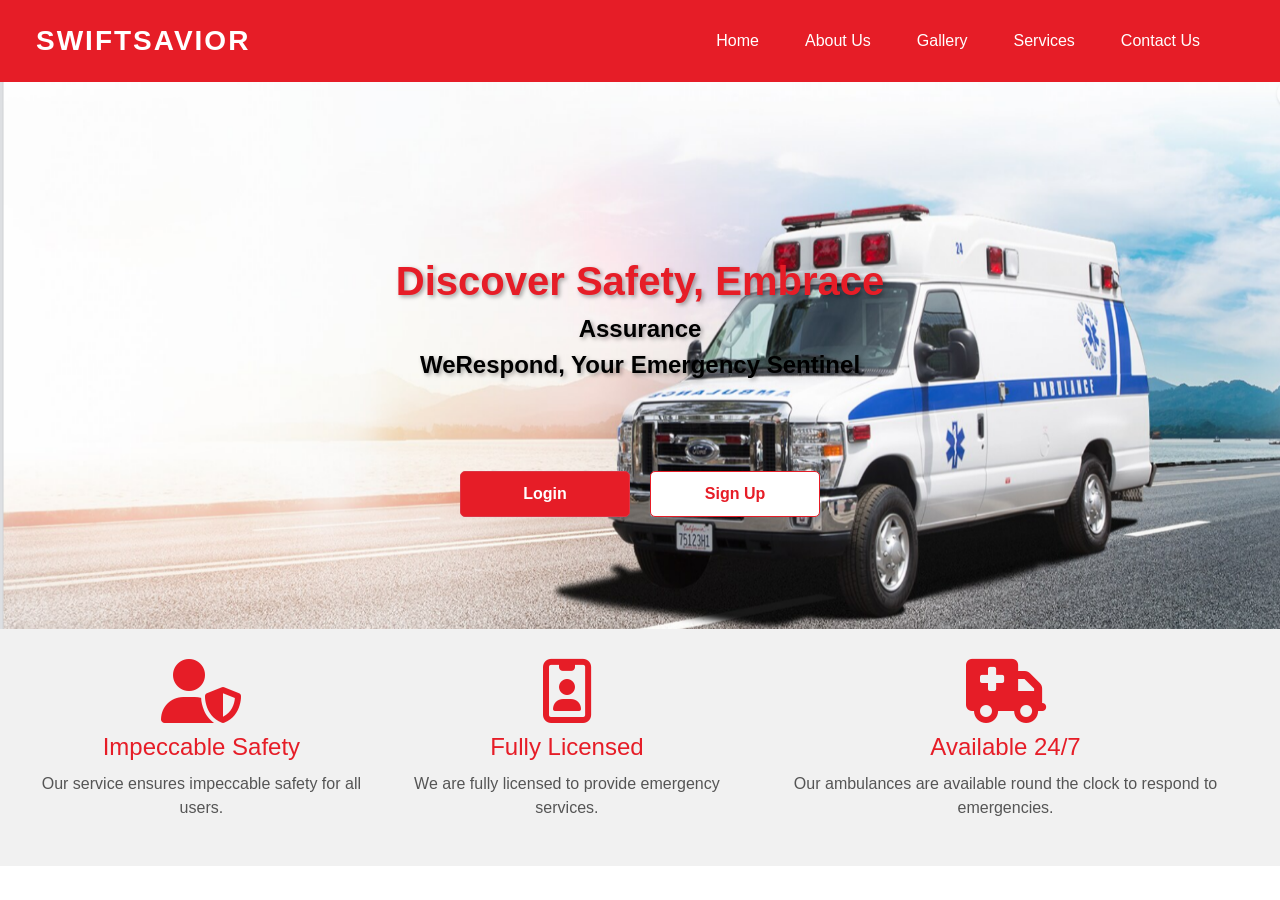
<file: index.html>
<!DOCTYPE html>
<html lang="en">
<head>
    <meta charset="UTF-8">
    <meta http-equiv="refresh" content="0; url=home.html">
    <meta name="viewport" content="width=device-width, initial-scale=1.0">
    <title>SwiftSavior</title>
    <link rel="canonical" href="home.html">
</head>
<body>
    <p>Redirecting to <a href="home.html">SwiftSavior home page</a>...</p>
</body>
</html>
</file>
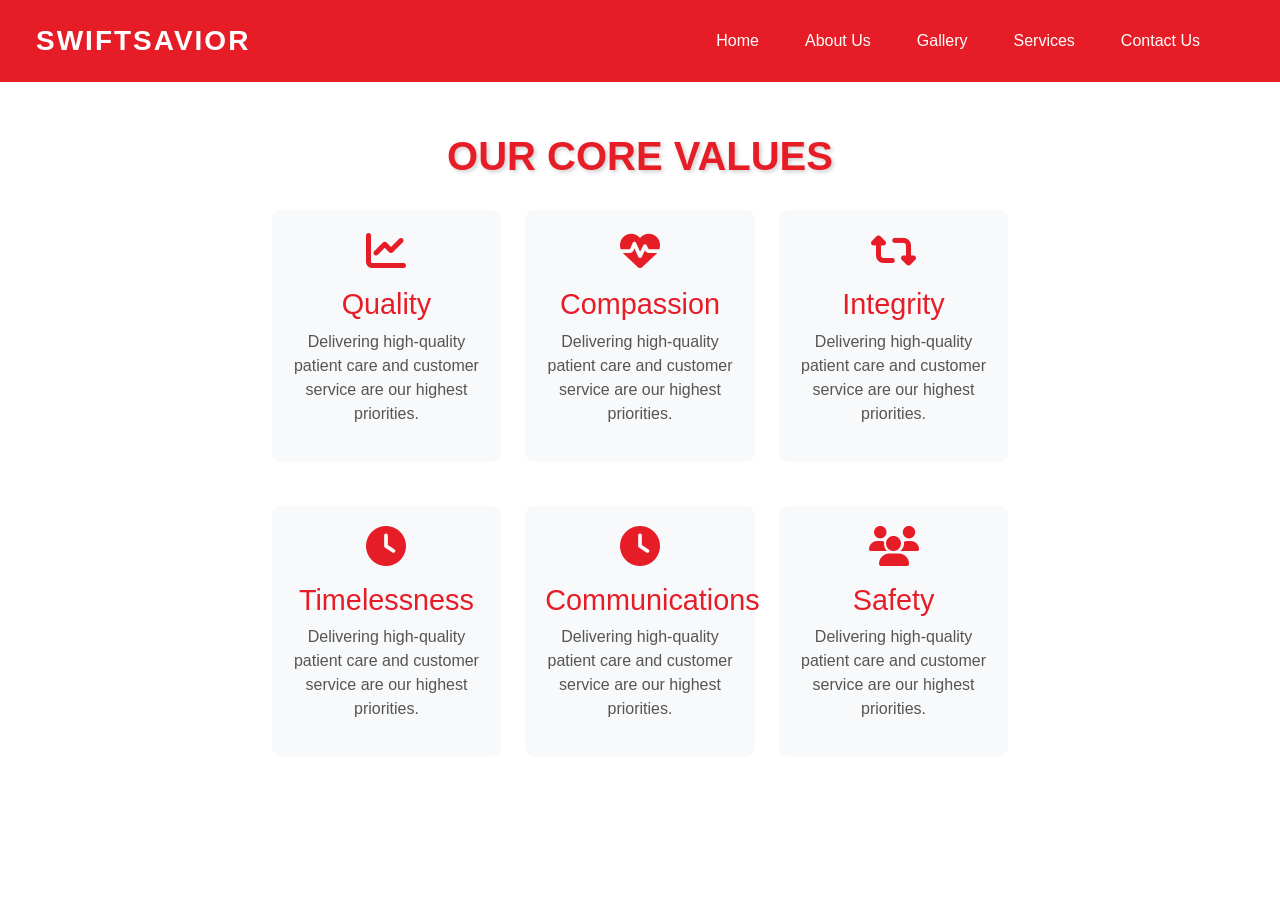
<file: Aboutus.html>
<!DOCTYPE html>
<html lang="en">

<head>
    <meta charset="UTF-8">
    <meta name="viewport" content="width=device-width, initial-scale=1.0">
    <meta name="description" content="Learn about SwiftSavior's mission, values, and commitment to reliable emergency response.">
    <title>About Us | SwiftSavior</title>
    <link rel="stylesheet" href="https://cdnjs.cloudflare.com/ajax/libs/font-awesome/6.5.1/css/all.min.css"
    integrity="sha512-DTOQO9RWCH3ppGqcWaEA1BIZOC6xxalwEsw9c2QQeAIftl+Vegovlnee1c9QX4TctnWMn13TZye+giMm8e2LwA=="
    crossorigin="anonymous" referrerpolicy="no-referrer" />
    <link href="https://cdn.jsdelivr.net/npm/bootstrap@5.3.2/dist/css/bootstrap.min.css" rel="stylesheet" integrity="sha384-T3c6CoIi6uLrA9TneNEoa7RxnatzjcDSCmG1MXxSR1GAsXEV/Dwwykc2MPK8M2HN" crossorigin="anonymous">
    <link rel="stylesheet" href="nav.css">
    <link rel="stylesheet" href="aboutus.css">
</head>


<body>
     <!-- Navigation -->
    <nav class="navbar navbar-expand-sm navbar-dark">
        <div class="container-fluid">
            <a href="home.html" class="navbar-brand me-5 ms-4">SwiftSavior</a>
            <button class="navbar-toggler" type="button" data-bs-toggle="collapse" data-bs-target="#mynavbar" aria-label="Toggle navigation">
                <span class="navbar-toggler-icon"></span>
            </button>
            <div class="collapse navbar-collapse" id="mynavbar">
                <ul class="navbar-nav ms-auto">
                    <li class="nav-item">
                        <a href="home.html" class="nav-link">Home</a>
                    </li>
                    <li class="nav-item">
                        <a href="Aboutus.html" class="nav-link">About Us</a>
                    </li>
                    <li class="nav-item">
                        <a href="gallery.html" class="nav-link">Gallery</a>
                    </li>
                    <li class="nav-item">
                        <a href="services.html" class="nav-link">Services</a>
                    </li>
                    <li class="nav-item">
                        <a href="contactUs.html" class="nav-link">Contact Us</a>
                    </li>
                </ul>
            </div>
        </div>
    </nav>

    <div class="row justify-content-center">
        <div class="col-7">
            <h1>Our Core Values</h1>
            <div class="row justify-content-center">
                <div class="col-12 col-md-4 mb-4">
                    <div class="core-value-item bg-body-tertiary text-center">
                        <i class="fa-solid fa-chart-line"></i>
                        <h5>Quality</h5>
                        <p>Delivering high-quality patient care and customer service are our highest priorities.</p>
                    </div>
                </div>
                <div class="col-12 col-md-4 mb-4">
                    <div class="core-value-item bg-body-tertiary text-center">
                        <i class="fa-solid fa-heart-pulse"></i>
                        <h5>Compassion</h5>
                        <p>Delivering high-quality patient care and customer service are our highest priorities.</p>
                    </div>
                </div>
                <div class="col-12 col-md-4 mb-4">
                    <div class="core-value-item bg-body-tertiary text-center">
                        <i class="fa-solid fa-retweet"></i>
                        <h5>Integrity</h5>
                        <p>Delivering high-quality patient care and customer service are our highest priorities.</p>
                    </div>
                </div>
            </div>
            <div class="row justify-content-center">
                <div class="col-12 col-md-4 mb-4">
                    <div class="core-value-item bg-body-tertiary text-center">
                        <i class="fa-solid fa-clock"></i>
                        <h5>Timelessness</h5>
                        <p>Delivering high-quality patient care and customer service are our highest priorities.</p>
                    </div>
                </div>
                <div class="col-12 col-md-4 mb-4">
                    <div class="core-value-item bg-body-tertiary text-center">
                        <i class="fa-solid fa-clock"></i>
                        <h5>Communications</h5>
                        <p>Delivering high-quality patient care and customer service are our highest priorities.</p>
                    </div>
                </div>
                <div class="col-12 col-md-4 mb-4">
                    <div class="core-value-item bg-body-tertiary text-center">
                        <i class="fa-solid fa-users"></i>
                        <h5>Safety</h5>
                        <p>Delivering high-quality patient care and customer service are our highest priorities.</p>
                    </div>
                </div>
            </div>
        </div>
    </div>

    <script defer src="https://cdn.jsdelivr.net/npm/@popperjs/core@2.11.8/dist/umd/popper.min.js" integrity="sha384-I7E8VVD/ismYTF4hNIPjVp/Zjvgyol6VFvRkX/vR+Vc4jQkC+hVqc2pM8ODewa9r" crossorigin="anonymous"></script>
    <script defer src="https://cdn.jsdelivr.net/npm/bootstrap@5.3.2/dist/js/bootstrap.min.js" integrity="sha384-BBtl+eGJRgqQAUMxJ7pMwbEyER4l1g+O15P+16Ep7Q9Q+zqX6gSbd85u4mG4QzX+" crossorigin="anonymous"></script>

</body>

</html>
</file>
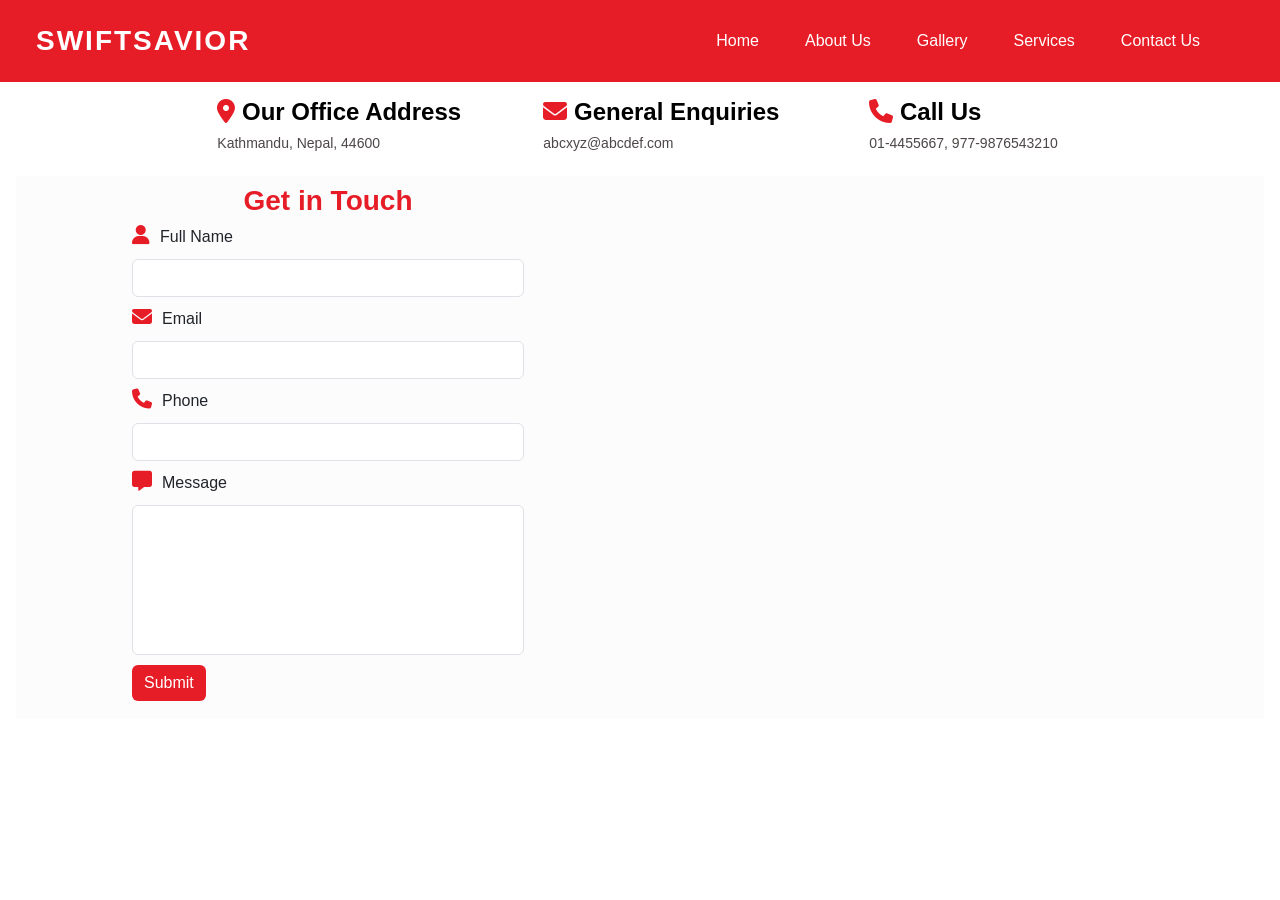
<file: contactUs.html>
<!DOCTYPE html>
<html lang="en">

<head>
    <meta charset="UTF-8">
    <meta name="viewport" content="width=device-width, initial-scale=1.0">
    <meta name="description" content="Contact SwiftSavior for emergency response inquiries and support in Kathmandu.">
    <title>Contact Us | SwiftSavior</title>
    <link rel="stylesheet" href="https://cdnjs.cloudflare.com/ajax/libs/font-awesome/6.5.1/css/all.min.css"
    integrity="sha512-DTOQO9RWCH3ppGqcWaEA1BIZOC6xxalwEsw9c2QQeAIftl+Vegovlnee1c9QX4TctnWMn13TZye+giMm8e2LwA=="
    crossorigin="anonymous" referrerpolicy="no-referrer" />
    <link href="https://cdn.jsdelivr.net/npm/bootstrap@5.3.2/dist/css/bootstrap.min.css" rel="stylesheet" integrity="sha384-T3c6CoIi6uLrA9TneNEoa7RxnatzjcDSCmG1MXxSR1GAsXEV/Dwwykc2MPK8M2HN" crossorigin="anonymous">
    <link rel="stylesheet" href="nav.css">
    <link rel="stylesheet" href="contactUs.css">
</head>

<body>
    <!-- Navigation -->
    <nav class="navbar navbar-expand-sm navbar-dark">
        <div class="container-fluid">
            <a href="home.html" class="navbar-brand me-5 ms-4">SwiftSavior</a>
            <button class="navbar-toggler" type="button" data-bs-toggle="collapse" data-bs-target="#mynavbar" aria-label="Toggle navigation">
                <span class="navbar-toggler-icon"></span>
            </button>
            <div class="collapse navbar-collapse" id="mynavbar">
                <ul class="navbar-nav ms-auto">
                    <li class="nav-item">
                        <a href="home.html" class="nav-link">Home</a>
                    </li>
                    <li class="nav-item">
                        <a href="Aboutus.html" class="nav-link">About Us</a>
                    </li>
                    <li class="nav-item">
                        <a href="gallery.html" class="nav-link">Gallery</a>
                    </li>
                    <li class="nav-item">
                        <a href="services.html" class="nav-link">Services</a>
                    </li>
                    <li class="nav-item">
                        <a href="contactUs.html" class="nav-link">Contact Us</a>
                    </li>
                </ul>
            </div>
        </div>
    </nav>

    <div class="row mt-3 align-content-center">
        <div class="col-3 offset-2 text-black">
            <h4><i class="fa-solid fa-location-dot"></i> Our Office Address</h4>
            <h6 class="info">Kathmandu, Nepal, 44600</h6>
        </div>
        <div class="col-3 text-black">
            <h4><i class="fa-solid fa-envelope"></i> General Enquiries</h4>
            <h6 class="info">abcxyz@abcdef.com</h6>
        </div>
        <div class="col-3 text-black">
            <h4><i class="fa-solid fa-phone"></i> Call Us</h4>
            <h6 class="info">01-4455667, 977-9876543210</h6>
        </div>
    </div>
    
    <div class="row mb-3 m-3 pt-2 bg-light-subtle">
        <div class="col-4 bg-light-subtle offset-1">
            <h3>Get in Touch</h3>
            <form>
                <label for="fullname"><i class="fa-solid fa-user"></i>Full Name</label>
                <input type="text" name="fullname" id="fullname" class="form-control" autocomplete="name" required>
    
                <label for="email"><i class="fa-solid fa-envelope"></i>Email</label>
                <input type="email" name="email" id="email" class="form-control" autocomplete="email" required>
    
                <label for="phone"><i class="fa-solid fa-phone"></i>Phone</label>
                <input type="tel" name="phone" id="phone" class="form-control" autocomplete="tel" required>
    
                <label for="message"><i class="fa-solid fa-message"></i>Message</label>
                <textarea name="message" id="message" class="form-control" required></textarea>
    
                <div class="mb-2">
                    <input type="submit" value="Submit" class="btn btn-danger">
                </div>
            </form>
        </div>
        <div class="col-6 p-3 ms-5">
            <iframe width="90%" height="450"
                title="Kathmandu office map"
                loading="lazy"
                src="https://maps.google.com/maps?width=100%25&amp;height=600&amp;hl=en&amp;q=kathmandu+()&amp;t=&amp;z=15&amp;ie=UTF8&amp;iwloc=B&amp;output=embed"></iframe>
        </div>
    </div>

     <!-- Scripts -->
     <script defer src="https://cdn.jsdelivr.net/npm/@popperjs/core@2.11.8/dist/umd/popper.min.js" integrity="sha384-I7E8VVD/ismYTF4hNIPjVp/Zjvgyol6VFvRkX/vR+Vc4jQkC+hVqc2pM8ODewa9r" crossorigin="anonymous"></script>
     <script defer src="https://cdn.jsdelivr.net/npm/bootstrap@5.3.2/dist/js/bootstrap.min.js" integrity="sha384-BBtl+eGJRgqQAUMxJ7pMwbEyER4l1g+O15P+16Ep7Q9Q+zqX6gSbd85u4mG4QzX+" crossorigin="anonymous"></script>
 
</body>

</html>
</file>
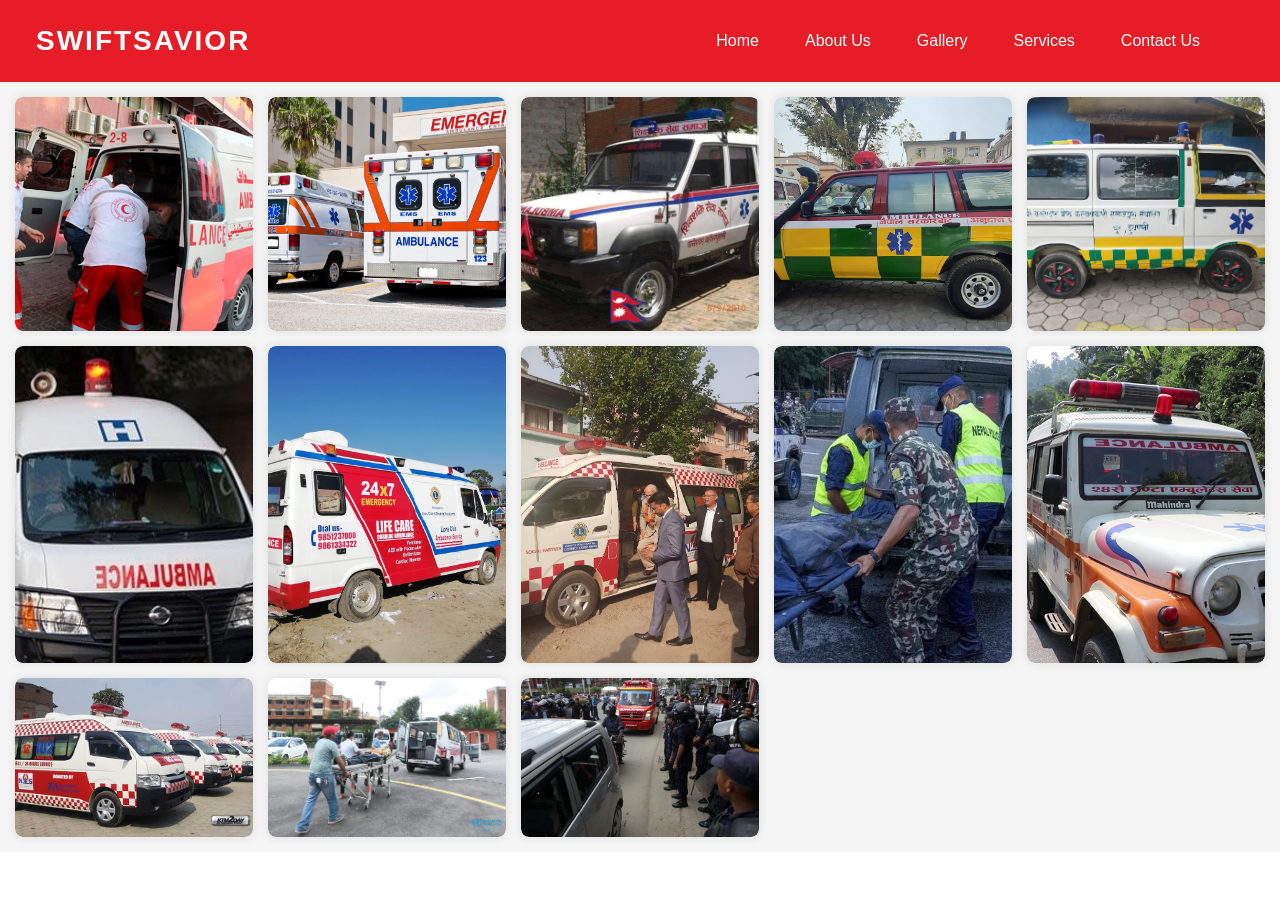
<file: gallery.html>
<!DOCTYPE html>
<html lang="en">

<head>
    <meta charset="UTF-8">
    <meta name="viewport" content="width=device-width, initial-scale=1.0">
    <meta name="description" content="Browse SwiftSavior's emergency response service gallery and field snapshots.">
    <title>Gallery | SwiftSavior</title>
    
    <link rel="stylesheet" href="https://cdnjs.cloudflare.com/ajax/libs/font-awesome/6.5.1/css/all.min.css"
    integrity="sha512-DTOQO9RWCH3ppGqcWaEA1BIZOC6xxalwEsw9c2QQeAIftl+Vegovlnee1c9QX4TctnWMn13TZye+giMm8e2LwA=="
    crossorigin="anonymous" referrerpolicy="no-referrer" />
    <link href="https://cdn.jsdelivr.net/npm/bootstrap@5.3.2/dist/css/bootstrap.min.css" rel="stylesheet" integrity="sha384-T3c6CoIi6uLrA9TneNEoa7RxnatzjcDSCmG1MXxSR1GAsXEV/Dwwykc2MPK8M2HN" crossorigin="anonymous">
    <link rel="stylesheet" href="nav.css">
    <link rel="stylesheet" href="gallery.css">
   
</head>

<body>
    <!-- Navigation -->
    <nav class="navbar navbar-expand-sm navbar-dark">
        <div class="container-fluid">
            <a href="home.html" class="navbar-brand me-5 ms-4">SwiftSavior</a>
            <button class="navbar-toggler" type="button" data-bs-toggle="collapse" data-bs-target="#mynavbar" aria-label="Toggle navigation">
                <span class="navbar-toggler-icon"></span>
            </button>
            <div class="collapse navbar-collapse" id="mynavbar">
                <ul class="navbar-nav ms-auto">
                    <li class="nav-item">
                        <a href="home.html" class="nav-link">Home</a>
                    </li>
                    <li class="nav-item">
                        <a href="Aboutus.html" class="nav-link">About Us</a>
                    </li>
                    <li class="nav-item">
                        <a href="gallery.html" class="nav-link">Gallery</a>
                    </li>
                    <li class="nav-item">
                        <a href="services.html" class="nav-link">Services</a>
                    </li>
                    <li class="nav-item">
                        <a href="contactUs.html" class="nav-link">Contact Us</a>
                    </li>
                </ul>
            </div>
        </div>
    </nav>

    <div class="gallery">
        <div class="image"><img src="images/1.png" alt="Ambulance crew in action" loading="eager"></div>
        <div class="image"><img src="images/2.jpg" alt="Emergency response unit" loading="lazy"></div>
        <div class="image"><img src="images/3.jpg" alt="Patient support team" loading="lazy"></div>
        <div class="image"><img src="images/8.jpg" alt="Dispatch coordination" loading="lazy"></div>
        <div class="image"><img src="images/5.jpg" alt="Ambulance arrival" loading="lazy"></div>
        <div class="image"><img src="images/9.jpg" alt="Field medical assistance" loading="lazy"></div>
        <div class="image"><img src="images/7.jpg" alt="Road emergency response" loading="lazy"></div>
        <div class="image"><img src="images/6.jpg" alt="Hospital transfer support" loading="lazy"></div>
        <div class="image"><img src="images/12.avif" alt="Critical care setup" loading="lazy"></div>
        <div class="image"><img src="images/10.jpg" alt="Emergency operations" loading="lazy"></div>
        <div class="image"><img src="images/11.jpg" alt="Ambulance equipment" loading="lazy"></div>
        <div class="image"><img src="images/13.jpg" alt="Medical team briefing" loading="lazy"></div>
        <div class="image"><img src="images/14.jpg" alt="SwiftSavior service vehicle" loading="lazy"></div>
    </div>
    
    <script defer src="https://cdn.jsdelivr.net/npm/@popperjs/core@2.11.8/dist/umd/popper.min.js" integrity="sha384-I7E8VVD/ismYTF4hNIPjVp/Zjvgyol6VFvRkX/vR+Vc4jQkC+hVqc2pM8ODewa9r" crossorigin="anonymous"></script>
    <script defer src="https://cdn.jsdelivr.net/npm/bootstrap@5.3.2/dist/js/bootstrap.min.js" integrity="sha384-BBtl+eGJRgqQAUMxJ7pMwbEyER4l1g+O15P+16Ep7Q9Q+zqX6gSbd85u4mG4QzX+" crossorigin="anonymous"></script>

</body>

</html>
</file>
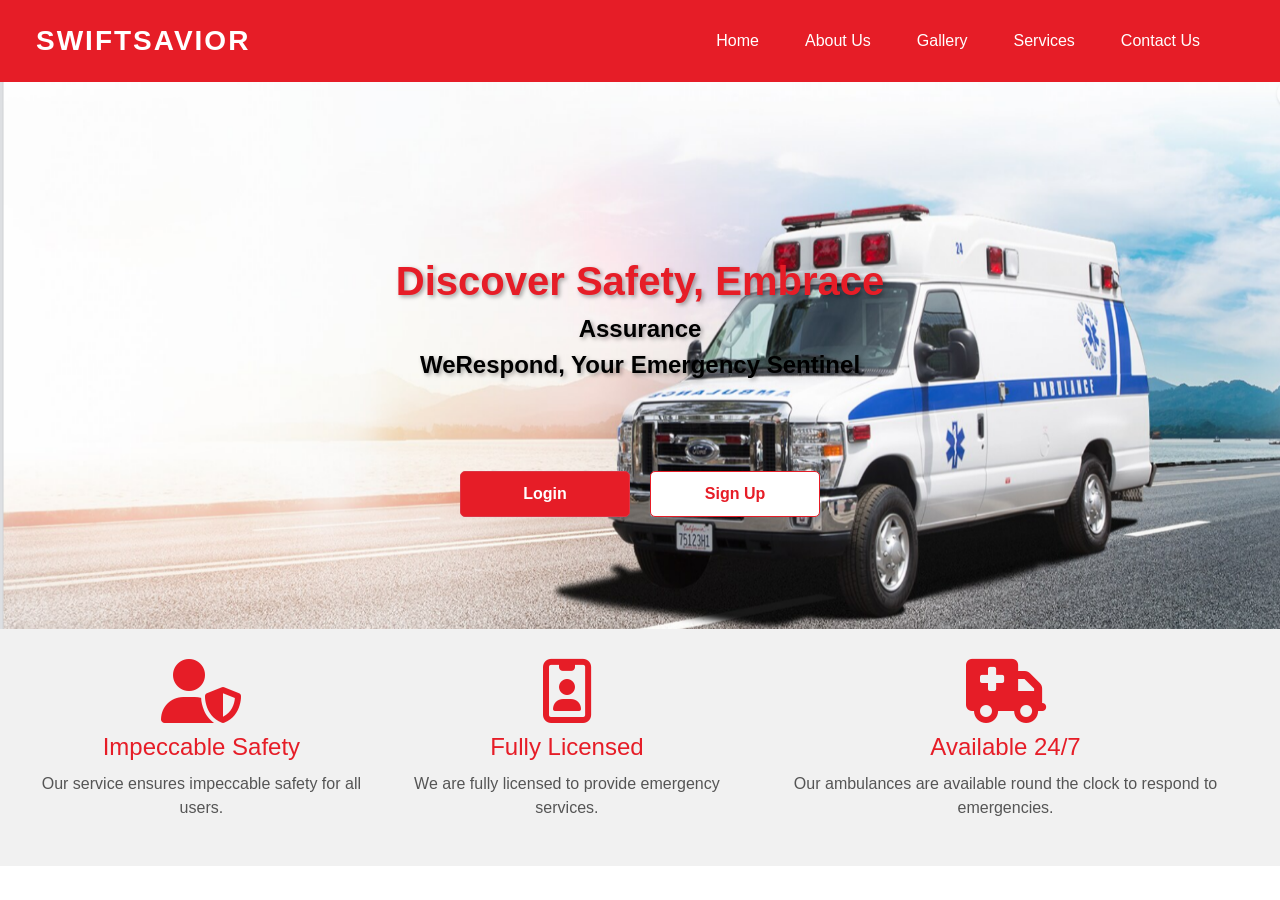
<file: home.html>
<!DOCTYPE html>
<html lang="en">

<head>
    <meta charset="UTF-8">
    <meta name="viewport" content="width=device-width, initial-scale=1.0">
    <meta name="description" content="SwiftSavior - Your Emergency Sentinel">
    <meta name="keywords" content="emergency, ambulance, safety, assurance">
    <title>SwiftSavior</title>
    <link rel="stylesheet" href="https://cdnjs.cloudflare.com/ajax/libs/font-awesome/6.5.1/css/all.min.css"
    integrity="sha512-DTOQO9RWCH3ppGqcWaEA1BIZOC6xxalwEsw9c2QQeAIftl+Vegovlnee1c9QX4TctnWMn13TZye+giMm8e2LwA=="
    crossorigin="anonymous" referrerpolicy="no-referrer" />
    <link href="https://cdn.jsdelivr.net/npm/bootstrap@5.3.2/dist/css/bootstrap.min.css" rel="stylesheet" integrity="sha384-T3c6CoIi6uLrA9TneNEoa7RxnatzjcDSCmG1MXxSR1GAsXEV/Dwwykc2MPK8M2HN" crossorigin="anonymous">
    <link rel="stylesheet" href="nav.css">
    <link rel="stylesheet" href="styles.css">
</head>

<body>
    <!-- Navigation -->
    <nav class="navbar navbar-expand-sm navbar-dark">
        <div class="container-fluid">
            <a href="home.html" class="navbar-brand me-5 ms-4">SwiftSavior</a>
            <button class="navbar-toggler" type="button" data-bs-toggle="collapse" data-bs-target="#mynavbar">
                <span class="navbar-toggler-icon"></span>
            </button>
            <div class="collapse navbar-collapse" id="mynavbar">
                <ul class="navbar-nav ms-auto">
                    <li class="nav-item">
                        <a href="home.html" class="nav-link">Home</a>
                    </li>
                    <li class="nav-item">
                        <a href="Aboutus.html" class="nav-link">About Us</a>
                    </li>
                    <li class="nav-item">
                        <a href="gallery.html" class="nav-link">Gallery</a>
                    </li>
                    <li class="nav-item">
                        <a href="services.html" class="nav-link">Services</a>
                    </li>
                    <li class="nav-item">
                        <a href="contactUs.html" class="nav-link">Contact Us</a>
                    </li>
                </ul>
            </div>
        </div>
    </nav>

    <!-- Ambulance Section -->
    <div class="ambulance-section">
        <img src="images/home.png" alt="Ambulance Image">
        <div class="ambulance-text">
            <p>
                Discover Safety, Embrace Assurance<br>
                WeRespond, Your Emergency Sentinel
            </p>
        </div>
        <div class="button-container">
            <button type="button" class="btn btn-danger btn-login" onclick="window.location.href='login.html'">
                Login
            </button>
            <button type="button" class="btn btn-outline-danger btn-signup" onclick="window.location.href='register.html'">
                Sign Up
            </button>
            <!-- <button type="button" class="btn btn-danger btn-find" onclick="window.location.href='login.html'">
                Find an Ambulance
            </button> -->
        </div>
    </div>

    
  <!-- Feature Section -->
    <div class="feature-section">
        <div class="feature-item">
            <i class="fas fa-user-shield fa-4x"></i>
            <h1>Impeccable Safety</h1>
            <p>Our service ensures impeccable safety for all users.</p>
        </div>
        <div class="feature-item">
            <i class="far fa-id-badge fa-4x"></i>
            <h1>Fully Licensed</h1>
            <p>We are fully licensed to provide emergency services.</p>
        </div>
        <div class="feature-item">
            <i class="fas fa-truck-medical fa-4x"></i>
            <h1>Available 24/7</h1>
            <p>Our ambulances are available round the clock to respond to emergencies.</p>
        </div>
    </div>


    <!-- Scripts -->
    <script src="https://cdn.jsdelivr.net/npm/@popperjs/core@2.11.8/dist/umd/popper.min.js" integrity="sha384-I7E8VVD/ismYTF4hNIPjVp/Zjvgyol6VFvRkX/vR+Vc4jQkC+hVqc2pM8ODewa9r" crossorigin="anonymous"></script>
    <script src="https://cdn.jsdelivr.net/npm/bootstrap@5.3.2/dist/js/bootstrap.min.js" integrity="sha384-BBtl+eGJRgqQAUMxJ7pMwbEyER4l1g+O15P+16Ep7Q9Q+zqX6gSbd85u4mG4QzX+" crossorigin="anonymous"></script>
</body>

</html>
</file>
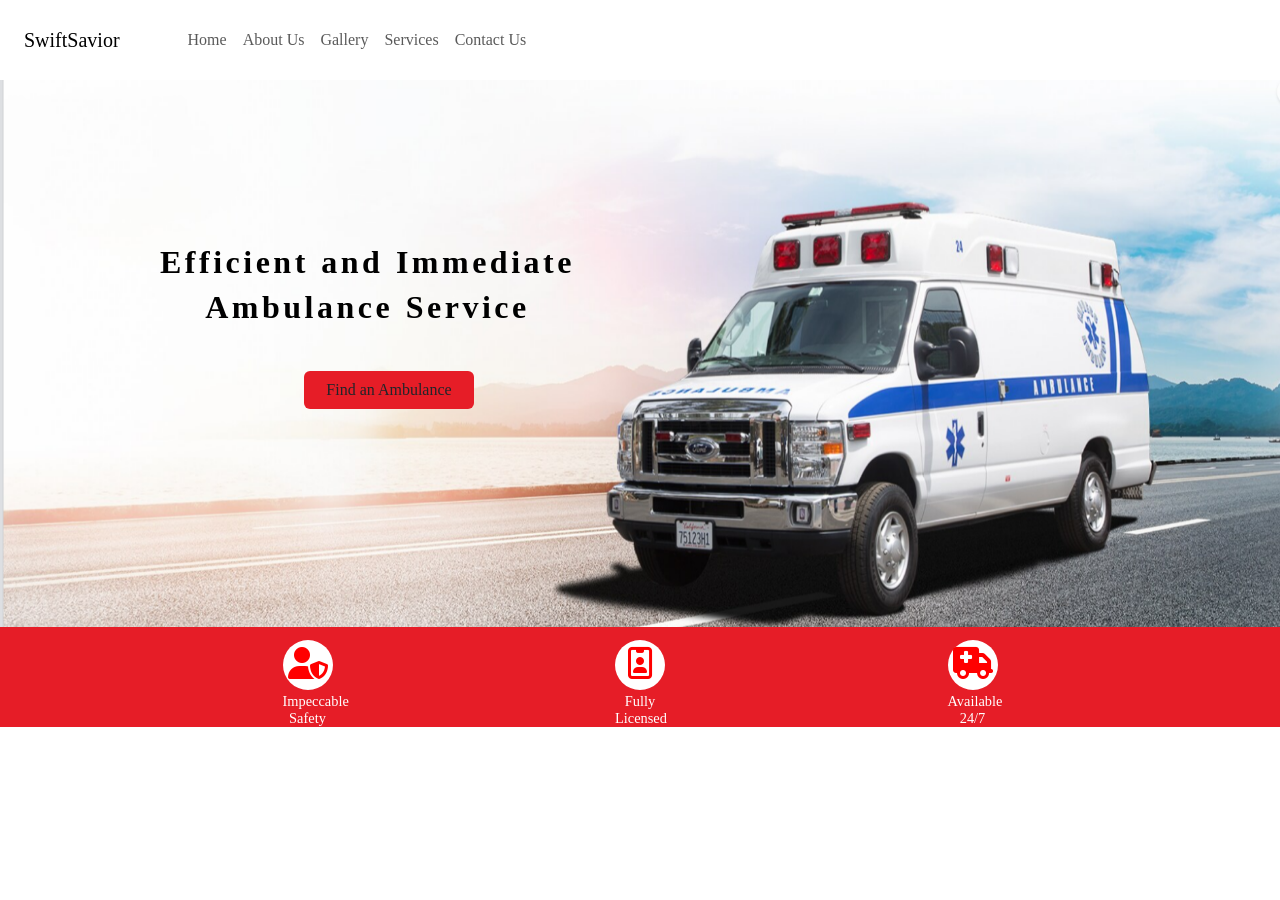
<file: homepage.html>
<!DOCTYPE html>
<html lang="en">

<head>
    <meta charset="UTF-8">
    <meta name="viewport" content="width=device-width, initial-scale=1.0">
    <meta name="description" content="Legacy homepage for SwiftSavior emergency ambulance services.">
    <title>Homepage | SwiftSavior</title>
    <link rel="stylesheet" href="https://cdnjs.cloudflare.com/ajax/libs/font-awesome/6.5.1/css/all.min.css"
        integrity="sha512-DTOQO9RWCH3ppGqcWaEA1BIZOC6xxalwEsw9c2QQeAIftl+Vegovlnee1c9QX4TctnWMn13TZye+giMm8e2LwA=="
        crossorigin="anonymous" referrerpolicy="no-referrer" />
    <link href="https://cdn.jsdelivr.net/npm/bootstrap@5.3.2/dist/css/bootstrap.min.css" rel="stylesheet"
        integrity="sha384-T3c6CoIi6uLrA9TneNEoa7RxnatzjcDSCmG1MXxSR1GAsXEV/Dwwykc2MPK8M2HN" crossorigin="anonymous">
    <link rel="stylesheet" href="index.css">

</head>

<body>
    <div class="navs">
        <div class="container-fluid p-0 ">
            <div class="row  ">
                <div class="col">
                    <nav class="navbar navbar-expand-sm">
                        <a href="home.html" class="navbar-brand me-5 ms-4">SwiftSavior</a>

                        <button class="navbar-toggler" data-bs-toggle="collapse" data-bs-target="#mynavbar" aria-label="Toggle navigation">
                            <span class="navbar-toggler-icon"></span>
                        </button>

                        <div class="collapse navbar-collapse" id="mynavbar">
                            <ul class="navbar-nav m-2 p-1 justify-content-end">
                                <li class="nav-item">
                                    <a href="home.html" class="nav-link">Home</a>
                                </li>
                                <li class="nav-item">
                                    <a href="Aboutus.html" class="nav-link">About Us</a>
                                </li>
                                <li class="nav-item">
                                    <a href="gallery.html" class="nav-link">Gallery</a>
                                </li>
                                <li class="nav-item">
                                    <a href="services.html" class="nav-link">Services</a>
                                </li>
                                <li class="nav-item">
                                    <a href="contactUs.html" class="nav-link">Contact Us</a>
                                </li>
                            </ul>
                        </div>
                    </nav>
                </div>
            </div>
        </div>

        <div class="demo1">
            <img src="images/home.png" alt="Emergency ambulance service" decoding="async">
            <div class="text">
                <p>Efficient and Immediate<br>
                    Ambulance Service

                </p>
            </div>
            <!-- <button type="button" class="btn btn-danger btn-log-in" onclick="window.location.href='login.html'">Log In</button>

             <button type="button" class="btn btn-danger btn-sign-up" onclick="window.location.href='register.html'">Sign Up</button> -->
            <button type="button" class="btn  btn-find" onclick="window.location.href='login.html'">Find an
                Ambulance</button>


        </div>
        <div class="demo2">
            <div class="circle"><i class="fa-solid fa-user-shield"></i>
                <h1>Impeccable Safety</h1>

            </div>
            <div class="circle">
                <i class="fa-regular fa-id-badge"></i>
                <h1 >Fully Licensed</h1>
            </div>
            <div class="circle">
                <i class="fa-solid fa-truck-medical"></i>
                <h1 >Available 24/7</h1>
            </div>
        </div>

    </div>


    <script defer src="https://cdn.jsdelivr.net/npm/@popperjs/core@2.11.8/dist/umd/popper.min.js" integrity="sha384-I7E8VVD/ismYTF4hNIPjVp/Zjvgyol6VFvRkX/vR+Vc4jQkC+hVqc2pM8ODewa9r" crossorigin="anonymous"></script>
    <script defer src="https://cdn.jsdelivr.net/npm/bootstrap@5.3.2/dist/js/bootstrap.min.js" integrity="sha384-BBtl+eGJRgqQAUMxJ7pMwbEyER4l1g+O15P+16Ep7Q9Q+zqX6gSbd85u4mG4QzX+" crossorigin="anonymous"></script>
</body>

</html>
</file>
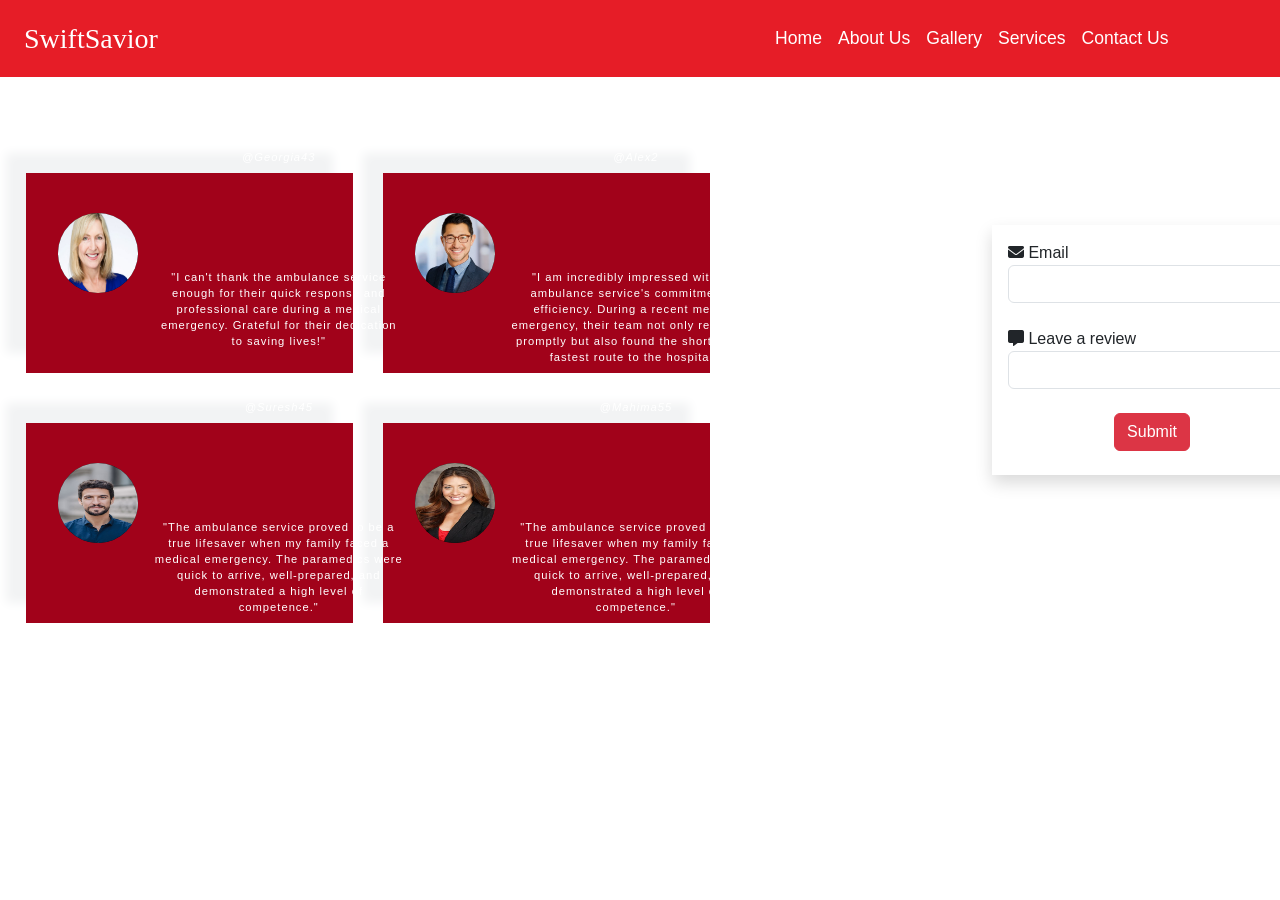
<file: review.html>
<!DOCTYPE html>
<html lang="en">
<head>
    <meta charset="UTF-8">
    <meta name="viewport" content="width=device-width, initial-scale=1">
    <meta name="description" content="Read community feedback about SwiftSavior emergency response services.">
    <title>Reviews | SwiftSavior</title>
    <link rel="stylesheet" href="https://cdnjs.cloudflare.com/ajax/libs/font-awesome/6.5.1/css/all.min.css" integrity="sha512-DTOQO9RWCH3ppGqcWaEA1BIZOC6xxalwEsw9c2QQeAIftl+Vegovlnee1c9QX4TctnWMn13TZye+giMm8e2LwA==" crossorigin="anonymous" referrerpolicy="no-referrer" />
    <link href="https://cdn.jsdelivr.net/npm/bootstrap@5.3.2/dist/css/bootstrap.min.css" rel="stylesheet" integrity="sha384-T3c6CoIi6uLrA9TneNEoa7RxnatzjcDSCmG1MXxSR1GAsXEV/Dwwykc2MPK8M2HN" crossorigin="anonymous">
    <link rel="stylesheet" href="review.css">
</head>
<body>
    <div class="container1 p-0 ">
        <div class="row  ">
            <div class="col">
                <nav class="navbar navbar-expand-sm" style="background-color: #E61D27;">
                    <a href="home.html" class="navbar-brand me-5 ms-4" style="font: 28px bold ; color: white;" >SwiftSavior</a>
    
                    <button class="navbar-toggler" data-bs-toggle="collapse" data-bs-target="#mynavbar" aria-label="Toggle navigation">
                        <span class="navbar-toggler-icon"></span>
                      </button>
    
                    <div class="collapse navbar-collapse " id="mynavbar">
                        <ul class="navbar-nav m-2 p-1  justify-content-end" style="width: 90%; font: 1.1em sans-serif;">
                            <li class="nav-item">
                                <a href="home.html" class="nav-link text-white ">Home</a>
                            </li>
                            <li class="nav-item">
                                <a href="Aboutus.html" class="nav-link text-white ">About Us</a>
                            </li>
                            <li class="nav-item">
                                <a href="gallery.html" class="nav-link text-white ">Gallery</a>
                            </li>
                            <li class="nav-item">
                                <a href="services.html" class="nav-link text-white ">Services</a>
                            </li>
                            <li class="nav-item">
                                <a href="contactUs.html" class="nav-link text-white ">Contact Us</a>
                            </li>
                        </ul>
                    </div>
                </nav>
            </div>
        </div>
    
    </div>
    
    
    <div class="container1 container-3">
        <!-- <h1>REVIEWS</h1> -->
       
        <div class="container">
         
            <div class="clients">
                <div class="pics">
                    <img src="images/review1.jpg" alt="Reviewer Georgia43" loading="lazy">
                    <p class="review-handle">@Georgia43</p>
                    <p> "I can't thank the ambulance service enough for their quick response and professional care during a medical emergency.  Grateful for their dedication to saving lives!"</p>
                    
                </div>
            </div>
            <div class="clients">

                <div class="pics">
                    <img src="images/review2.jpg" alt="Reviewer Alex2" loading="lazy">
                    
                    <p class="review-handle">@Alex2</p>
                   
                    <p>
                        "I am incredibly impressed with the ambulance service's commitment to efficiency. During a recent medical emergency, their team not only responded promptly but also found the shortest and fastest route to the hospital."
                    </p> 
                </div>
                
                   
                
            </div>
            
            <div class="clients">
                <div class="pics">
                    <img src="images/review3.jpg" alt="Reviewer Suresh45" loading="lazy">
                    
                    <p class="review-handle">@Suresh45</p>
                    <p>
                        "The ambulance service proved to be a true lifesaver when my family faced a medical emergency. The paramedics were quick to arrive, well-prepared, and demonstrated a high level of competence."
                    </p>
                </div>
            </div>
            <div class="clients">
                <div class="pics">
                    <img src="images/review4.jpg" alt="Reviewer Mahima55" loading="lazy">
                    <p class="review-handle">@Mahima55</p>
                      <p>"The ambulance service proved to be a true lifesaver when my family faced a medical emergency. The paramedics were quick to arrive, well-prepared, and demonstrated a high level of competence."
                    </p>
                </div>
            </div>
            


        </div>
        <div class="reviewbox">
            <div class="col-lg-3">
                <div class="shadow p-3">
                    <form>
                        <label for="email"><i class="fa-solid fa-envelope"></i> Email</label>
                        <input type="email" name="email" id="email" class="form-control" autocomplete="email" required>
                        <br>
                        <label for="review-input"><i class="fa-solid fa-message"></i> Leave a review</label>
                        <input type="text" name="review" id="review-input" class="form-control" required>
                        <br>
                        <div class="mb-2">
                            <input type="submit" value="Submit" class="btn btn-danger">
                        </div>
                    </form>
                </div>
            </div>

        </div>




        </div>
      

    
   
        
    
    
    <script defer src="https://cdn.jsdelivr.net/npm/@popperjs/core@2.11.8/dist/umd/popper.min.js" integrity="sha384-I7E8VVD/ismYTF4hNIPjVp/Zjvgyol6VFvRkX/vR+Vc4jQkC+hVqc2pM8ODewa9r" crossorigin="anonymous"></script>
    <script defer src="https://cdn.jsdelivr.net/npm/bootstrap@5.3.2/dist/js/bootstrap.min.js" integrity="sha384-BBtl+eGJRgqQAUMxJ7pMwbEyER4l1g+O15P+16Ep7Q9Q+zqX6gSbd85u4mG4QzX+" crossorigin="anonymous"></script>
</body>
</html>
</file>
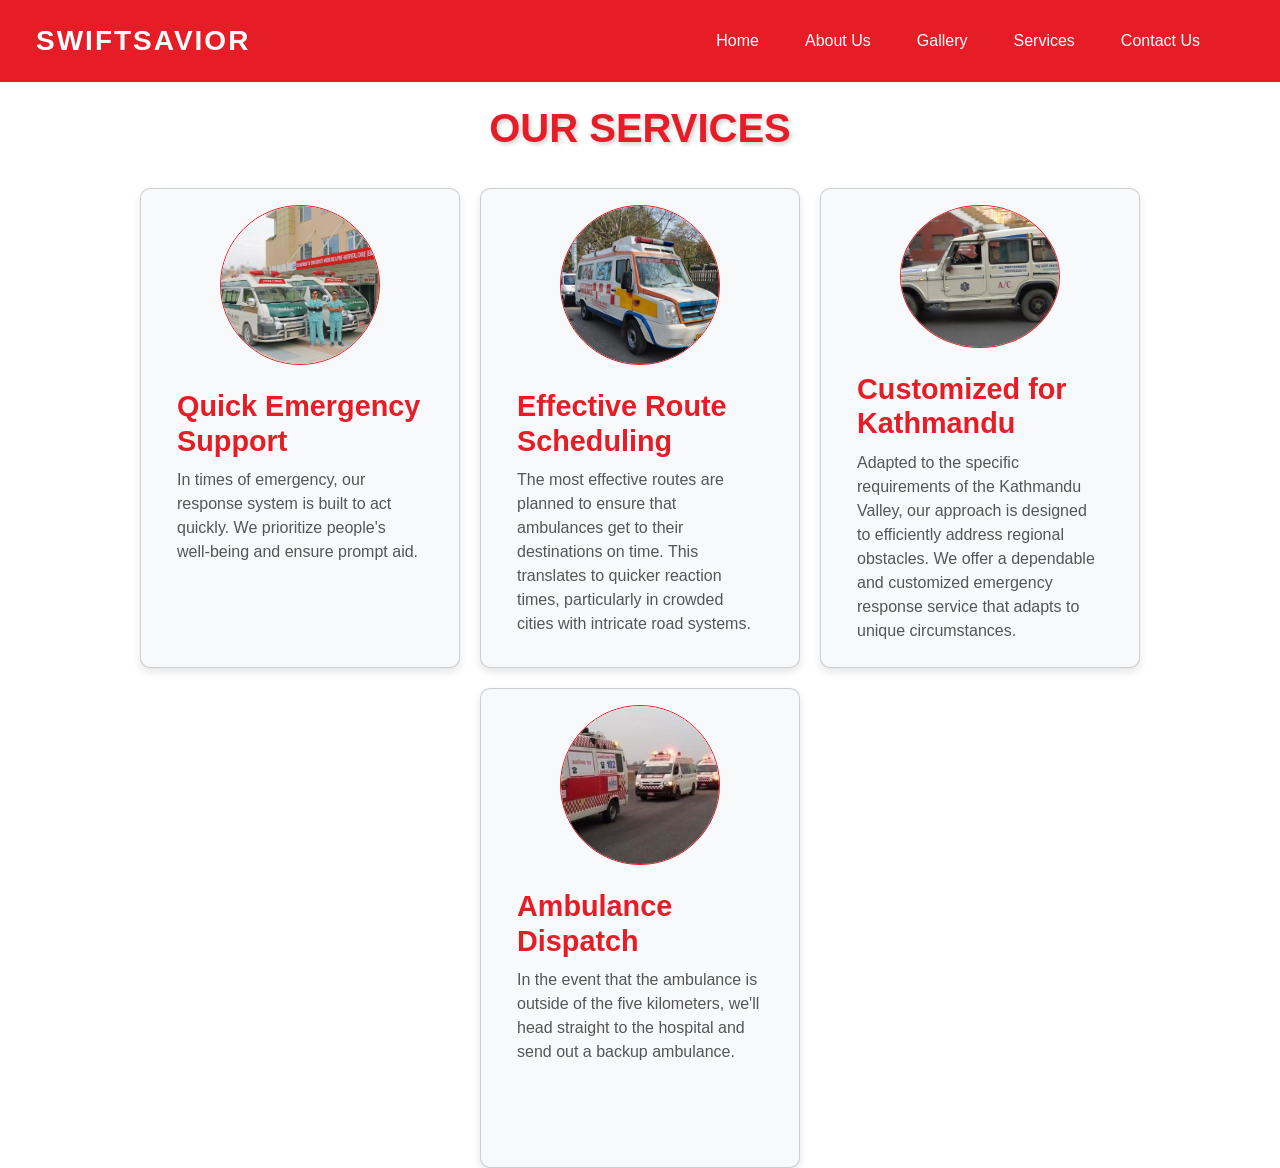
<file: services.html>
<!DOCTYPE html>
<html lang="en">

<head>
  <meta charset="UTF-8">
  <meta name="viewport" content="width=device-width, initial-scale=1.0">
  <meta name="description" content="Explore SwiftSavior services including emergency support, route planning, and ambulance dispatch.">
  <title>Services | SwiftSavior</title>
  <link rel="stylesheet" href="https://cdnjs.cloudflare.com/ajax/libs/font-awesome/6.5.1/css/all.min.css"
    integrity="sha512-DTOQO9RWCH3ppGqcWaEA1BIZOC6xxalwEsw9c2QQeAIftl+Vegovlnee1c9QX4TctnWMn13TZye+giMm8e2LwA=="
    crossorigin="anonymous" referrerpolicy="no-referrer" />
    <link href="https://cdn.jsdelivr.net/npm/bootstrap@5.3.2/dist/css/bootstrap.min.css" rel="stylesheet" integrity="sha384-T3c6CoIi6uLrA9TneNEoa7RxnatzjcDSCmG1MXxSR1GAsXEV/Dwwykc2MPK8M2HN" crossorigin="anonymous">
  <link rel="stylesheet" href="nav.css">
  <link rel="stylesheet" href="services.css">
</head>

<body>
  <!-- Navigation -->
  <nav class="navbar navbar-expand-sm navbar-dark">
    <div class="container-fluid">
        <a href="home.html" class="navbar-brand me-5 ms-4">SwiftSavior</a>
        <button class="navbar-toggler" type="button" data-bs-toggle="collapse" data-bs-target="#mynavbar" aria-label="Toggle navigation">
            <span class="navbar-toggler-icon"></span>
        </button>
        <div class="collapse navbar-collapse" id="mynavbar">
            <ul class="navbar-nav ms-auto">
                <li class="nav-item">
                    <a href="home.html" class="nav-link">Home</a>
                </li>
                <li class="nav-item">
                    <a href="Aboutus.html" class="nav-link">About Us</a>
                </li>
                <li class="nav-item">
                    <a href="gallery.html" class="nav-link">Gallery</a>
                </li>
                <li class="nav-item">
                    <a href="services.html" class="nav-link">Services</a>
                </li>
                <li class="nav-item">
                    <a href="contactUs.html" class="nav-link">Contact Us</a>
                </li>
            </ul>
        </div>
    </div>
</nav>

    

<div class="row justify-content-center pt-2 px-5 mt-2 services-heading">Our SERVICES</div>

<div class="row">
  <div class="card">
    <img src="images/hospitalco.jpg" class="card-img-top" alt="Emergency support" loading="lazy">
    <div class="card-body">
      <h5 class="card-title">Quick Emergency Support</h5>
      <p class="card-text">
        In times of emergency, our response system is built to act quickly. We prioritize people's well-being and ensure prompt aid.
      </p>
    </div>
  </div>

  <div class="card">
    <img src="images/als.webp" class="card-img-top" alt="Effective route scheduling" loading="lazy">
    <div class="card-body">
      <h5 class="card-title">Effective Route Scheduling</h5>
      <p class="card-text">
        The most effective routes are planned to ensure that ambulances get to their destinations on time. This translates to quicker reaction times, particularly in crowded cities with intricate road systems.
      </p>
    </div>
  </div>

  <div class="card">
    <img src="images/lifesupport1.jpg" class="card-img-top" alt="Customized care for Kathmandu" loading="lazy">
    <div class="card-body">
      <h5 class="card-title">Customized for Kathmandu</h5>
      <p class="card-text">
        Adapted to the specific requirements of the Kathmandu Valley, our approach is designed to efficiently address regional obstacles. We offer a dependable and customized emergency response service that adapts to unique circumstances.
      </p>
    </div>
  </div>

  <div class="card">
    <img src="images/last.jpg" class="card-img-top" alt="Ambulance dispatch service" loading="lazy">
    <div class="card-body">
      <h5 class="card-title">Ambulance Dispatch</h5>
      <p class="card-text">
        In the event that the ambulance is outside of the five kilometers, we'll head straight to the hospital and send out a backup ambulance.
      </p>
    </div>
  </div>
</div>
     <!-- Scripts -->
     <script defer src="https://cdn.jsdelivr.net/npm/@popperjs/core@2.11.8/dist/umd/popper.min.js" integrity="sha384-I7E8VVD/ismYTF4hNIPjVp/Zjvgyol6VFvRkX/vR+Vc4jQkC+hVqc2pM8ODewa9r" crossorigin="anonymous"></script>
     <script defer src="https://cdn.jsdelivr.net/npm/bootstrap@5.3.2/dist/js/bootstrap.min.js" integrity="sha384-BBtl+eGJRgqQAUMxJ7pMwbEyER4l1g+O15P+16Ep7Q9Q+zqX6gSbd85u4mG4QzX+" crossorigin="anonymous"></script>
 
</body>

</html>
</file>
<file: nav.css>
* {
    margin: 0;
    padding: 0;
    box-sizing: border-box;
    font-family: 'Arial', sans-serif;
}

html, body {
    overflow-x: hidden; 
    max-width: 100%;
    width: 100%;
    margin: 0; 
    padding: 0;
}

.navbar {
    padding: 15px 0;
    background-color: #E61D27;
}

.navbar-brand {
    font-size: 28px;
    font-weight: bold;
    color: white;
    text-transform: uppercase;
    letter-spacing: 2px;
    margin-right: auto;
    margin-left: 52px;
}

.navbar-brand:hover {
    color: #fff;
}

.navbar-nav {
    display: flex;
    align-items: center;
    margin-left: auto;
    margin: 0 45px 0 auto;
}

.nav-item {
    margin: 0 15px;
}

.nav-link {
    color: white;
    position: relative;
    text-decoration: none;
}

.nav-link::before {
    content: "";
    position: absolute;
    width: 100%;
    height: 2px;
    background-color: white;
    bottom: 0;
    left: 0;
    transform: scaleX(0);
    transition: transform 0.3s ease-in-out;
}

.nav-link:hover::before,
.nav-link:focus::before {
    transform: scaleX(1);
}
</file>
<file: aboutus.css>
body {
    font-family: 'Arial', sans-serif;
    background-color: #fff; 
}

h1 {
    cursor: default;
    text-align: center;
    margin: 50px 0 30px; 
    color: #e61d27;
    font-size: 2.5rem;
    font-weight: bolder;
    text-transform: uppercase;
    text-shadow: 2px 2px 4px rgba(0, 0, 0, 0.2);
    transition: transform 0.3s ease-in-out;
}

h1:hover {
    transform: scale(1.1); 
}

.core-value-item {
    padding: 20px;
    border-radius: 10px;
    background-color: #f1f1f1; 
    text-align: center;
    margin-bottom: 20px;
}

.core-value-item i {
    font-size: 2.5rem;
    color: #e61d27;
}

.core-value-item h5 {
    font-size: 1.8rem;
    color: #e61d27;
    margin-top: 15px;
}

.core-value-item p {
    font-size: 1rem;
    color: #555;
}

@media only screen and (max-width: 768px) {
    .core-value-item {
        margin-right: 0; 
    }
}
</file>
<file: contactUs.css>
.row h3 {
    text-align: center;
    color: #E61D27;
    font-weight: bolder;
}

.fa-solid {
    color: #E61D27; 
}

.text-black h4 {
    font-weight: bold;
}

.info {
    font-size: 14px;
    color: rgb(76, 70, 70);
}

.col-4 i {
    font-size: 20px;
    padding-right: 10px;
}

#message {
    height: 150px;
    resize: none;
}

form {
    display: flex;
    flex-direction: column;
}

form label,
form input,
form textarea {
    margin-bottom: 10px;
}

.btn-danger {
    background-color: #e61d27;
    color: white;
    border: none;
}

.btn-danger:hover {
    background-color: #d01722;
}
</file>
<file: gallery.css>
.gallery {
    display: grid;
    grid-template-columns: repeat(auto-fit, minmax(200px, 1fr));
    gap: 15px;
    padding: 15px;
    background-color: #f5f5f5;
}

.gallery .image {
    overflow: hidden;
    border-radius: 8px;
    box-shadow: 0 0 10px rgba(0, 0, 0, 0.1);
}

.gallery .image img {
    width: 100%;
    height: 100%;
    object-fit: cover;
    border-radius: 8px;
}
</file>
<file: styles.css>
.ambulance-section {
    height: 547px;
    background-color: rgb(105, 105, 31);
    position: relative;
    animation: fadeIn 1s ease-out; 
}

.ambulance-section img {
    width: 100%;
    height: 100%;
}

.ambulance-section .ambulance-text p {
    color: rgb(0, 0, 0);
    font-weight: bold;
    text-align: center;
    font-size: 1.5rem;
    line-height: 1.5;
    text-shadow: 2px 2px 4px rgba(0, 0, 0, 0.352);
    max-width: 70%;
    margin: 0 auto;
    position: absolute;
    top: 43%;
    left: 50%;
    transform: translate(-50%, -50%);
}

.ambulance-section .ambulance-text p::first-line {
    font-size: 2.5rem;
    color: #E61D27;
}


.ambulance-section .button-container {
    position: absolute;
    left: 50%;
    bottom: 7rem;
    transform: translateX(-50%);
    display: flex;
}

.ambulance-section .button-container button {
    max-width: 300px;
    margin: 0 10px; 
    border-radius: 5px;
    padding: 10px;
    text-align: center;
    text-decoration: none;
    width: 170px;
    font-weight: bolder;
}

.ambulance-section .button-container .btn-login {
    background-color: #E61D27;
    color: white;
}

.ambulance-section .button-container .btn-login:hover {
    background-color: white;
    color: #E61D27;
    border: 1px solid #E61D27;
}

.ambulance-section .button-container .btn-signup {
    background-color: white;
    color: #E61D27;
    border: 1px solid #E61D27;
}

.ambulance-section .button-container .btn-signup:hover {
    background-color: #E61D27;
    color: white;
}

.btn-find {
    max-width: 300px; /* Adjusted max-width to make it responsive */
    width: 100%; 
    margin: 0 auto; 
    border: none;
    border-radius: 5px;
    padding: 10px;
    color: white;
    text-align: center;
    text-decoration: none;
    background-color: #E61D27;
    cursor: pointer;
    transition: background-color 0.3s ease-in-out;
    white-space: nowrap; 
    display: inline-block;
}

.btn-find:hover {
    background-color: #f7010d;
}

.feature-section {
    background-color: #f1f1f1; 
    display: flex;
    justify-content: space-evenly;
    align-items: center;
    padding: 20px;
    box-shadow: 0 4px 8px rgba(0, 0, 0, 0.1);
}

.feature-section .feature-item {
    text-align: center;
    margin: 10px;
}

.feature-section .feature-item i {
    font-size: 4rem;
    color: #e61d27; 
    margin-bottom: 10px;
}

.feature-section .feature-item h1 {
    font-size: 1.5rem;
    color: #e61d27;
    margin-bottom: 10px;
}

.feature-section .feature-item p {
    font-size: 1rem;
    color: #555; 
}

.feature-section .feature-item:hover {
    transform: none; 
}

.feature-section .feature-item:hover i,
.feature-section .feature-item:hover h1 {
    color: #f7010d; 
}


@media only screen and (max-width: 768px) {
    .ambulance-section .button-container {
        position: absolute;
        top: 62%;
        left: 50%;
        flex-direction: column; 
        align-items: center; 
    }

    .ambulance-section .button-container button {
        margin: 10px 0; 
        width: 100%; 
    }
}

@media only screen and (max-width: 768px) {
    .feature-section {
        flex-direction: column; 
        align-items: center; 
    }

    .feature-section .feature-item {
        width: 80%;
    }
}

@media only screen and (max-width: 780px) {
    .navbar-brand {
        margin-left: 15px; 
    }

    .navbar-nav {
        flex-direction: column;
        align-items: flex-start;
        background-color: #E61D27;
        padding: 10px;
    }

    .nav-item {
        margin: 10px 0;
    }

    .navbar-toggler-icon {
        background-color: #E61D27; 
    }
}
</file>
<file: index.css>
*{
 font-family: 'Times New Roman', Times, serif;

}

.demo1{
    height: 547px;
    background-color: rgb(105, 105, 31);
}
.demo1 img{
    width: 100%;
    height: 100%;
}

.demo1 .text p{
    color: rgb(0, 0, 0);
    font-weight: bold;
    text-align: center;
    font-size: 2rem;
    position: absolute;
    top:15rem;
    left: 5em;
    word-spacing: 1px;
    letter-spacing: 3.5px;
    line-height: 45px;
}
.btn-log-in{
    position: absolute;
    top:22rem;
    left:15rem;
    width: 90px;


}
.btn-sign-up{
    position: absolute;
    top:22rem;
    left:23rem;
    width: 90px;
    


}
.btn-find{
    width :170px;
    position:relative;
    left:19rem;
  bottom: 16rem;
  background-color: #E61D27;
  
}
.btn-find:hover{
    cursor: pointer;
    background-color: white;
    color: rgb(246, 7, 7);
    }

.demo2{
    height: 100px;
    background-color: #E61D27;
    display: flex;
    flex-wrap:wrap ;
    justify-content: space-evenly;

    }

    .demo2 .circle{
        height: 50px;
        width: 50px;
        border-radius: 50%;
        background-color: white;
        position: relative;
        top:0.8rem;
        font-size:2rem;
        color: red;
        text-align: center;
        

    }

    .demo2 .circle i{
        position: relative;
       
        top:0rem;

    }

    .demo2 .circle:hover{
        background-color:rgb(243, 128, 128); 
        color: white;
        cursor: pointer;
    }
    
    .demo2 h1{
        font-size: 0.9rem;
        color:white;
        position: relative;
        top: 0.3rem;
    }
</file>
<file: review.css>
*{

    font-family: sans-serif;

}



.nav{
    background-color:#A1021A;
    height: 80px;
    width:100%;
    font-size: 1.2rem;
    margin: 0px;
    color: white;
    
    

}
.nav ul{
    position: relative;
    right:10px;
    top:1.8rem;
    text-align: left;
    
}
 .nav ul li{
    display: inline;
    margin:10px;  
    
 }

 .nav ul li:hover{
    color: aqua;
    cursor: pointer;
 }

 .nav span{
    position: relative;
    

 }
 

.container-3{
    height: 700px;
    background-color: #ffffff;
    text-align: center;

}
.container-3 h1{
    font-size: 1.5rem;
    position: relative;
    top:4rem;


}

.container-3 .container{
    width: 60%;
    height: 500px;
  
    position: relative;
    top:6rem;
    right: 17rem;;
    display:flex;
    flex-wrap:wrap; 
    justify-content:space-evenly
        

}

.container-3 .container .clients{
    height:200px;
    width:44%;
    background-color: #A1021A;
    box-shadow: -20px -20px 10px #F2F3F4 ;
    transition: all 1s ;
   

}
.container-3 .container .clients:hover{
    transform: translateY(-15px);
}

.container-3 .container .clients .pics{
    width:80px;
    height:80px;
    border-radius: 50%;
    background-color: rgb(0, 0, 0);
    position: relative;
    top:2.5rem;
    left:2rem;
    font-size: 3rem;
}

.container-3 .container .clients .pics img {
    width: 100%;
    height: 100%;
    border-radius:50% ;
    position: relative;
    bottom: 0rem;
    
    color:white;
}

.review-handle {
    font-size: 0.8rem;
    position: relative;
    bottom: 1.6rem;
    font-style: italic;
    color: white;
    margin: 0;
}

.container-3 .container .clients p{
    width: 250px;
    height: 120px;
    /* text-align:left ; */
    font-size: 0.7rem;
    letter-spacing: 1px;
    line-height: 16px;
    font-weight: normal;  
    position: relative;
    bottom: 9rem;
    left:6rem;
    color:white;
  
   
   
}

.btn-review{
    position: relative;
    top:5rem;

}
.reviewbox{
    height: 350px;
    position: relative;
    left:62rem;
    bottom: 22rem;
    text-align: left;
}

#review{
    height: 100px;

}

.mb-2{
    text-align: center;
}

@media (max-width: 992px) {
    .container-3 {
        height: auto;
        padding-bottom: 2rem;
    }

    .container-3 .container {
        width: 95%;
        right: 0;
        top: 1rem;
    }

    .container-3 .container .clients {
        width: 100%;
        height: auto;
        min-height: 220px;
    }

    .reviewbox {
        position: static;
        left: 0;
        bottom: 0;
        margin: 2rem auto 0;
        width: 95%;
        max-width: 550px;
    }
}
</file>
<file: services.css>
/* Heading Style */
.services-heading {
  text-align: center;
  margin: 50px 0 30px;
  color: #e61d27;
  font-size: 2.5rem;
  font-weight: bold;
  text-transform: uppercase;
  text-shadow: 2px 2px 4px rgba(0, 0, 0, 0.2);
  transition: transform 0.3s ease-in-out;
}

.services-heading:hover {
  transform: scale(1.1);
}

/* Card Container Style */
.row {
  display: flex;
  justify-content: center;
  gap: 20px; 
}

/* Individual Card Style */
.card {
  width: 20rem;
  height: 30rem;
  padding-top: 1rem;
  background-color: #f8f9fa;
  color: #343a40;
  display: flex;
  flex-direction: column;
  border-radius: 10px;
  overflow: hidden;
  box-shadow: 0 4px 8px rgba(0, 0, 0, 0.1);
}

/* Card Image Style */
.card-img-top {
  height: 10rem; 
  width: 10rem;
  margin: auto;
  object-fit: cover;
  border-radius: 100%;
  border: 0.1rem solid #e61d27;
  transition: transform 0.3s ease-in-out;
}

.card-img-top:hover {
  transform: scale(1.1);
}

/* Card Body Style */
.card-body {
  padding: 1.5rem;
  flex-grow: 1;
  display: flex;
  flex-direction: column;
}

/* Card Title Style */
.card-title {
  color: #e61d27;
  font-size: 1.8rem; 
  font-weight: bold;
  margin-bottom: 10px;
}

/* Card Text Style */
.card-text {
  color: #555;
  flex-grow: 1;
  margin-bottom: 15px;
}

/* Hover Effect */
.card:hover {
  box-shadow: 0 8px 16px rgba(0, 0, 0, 0.2);
}
</file>
